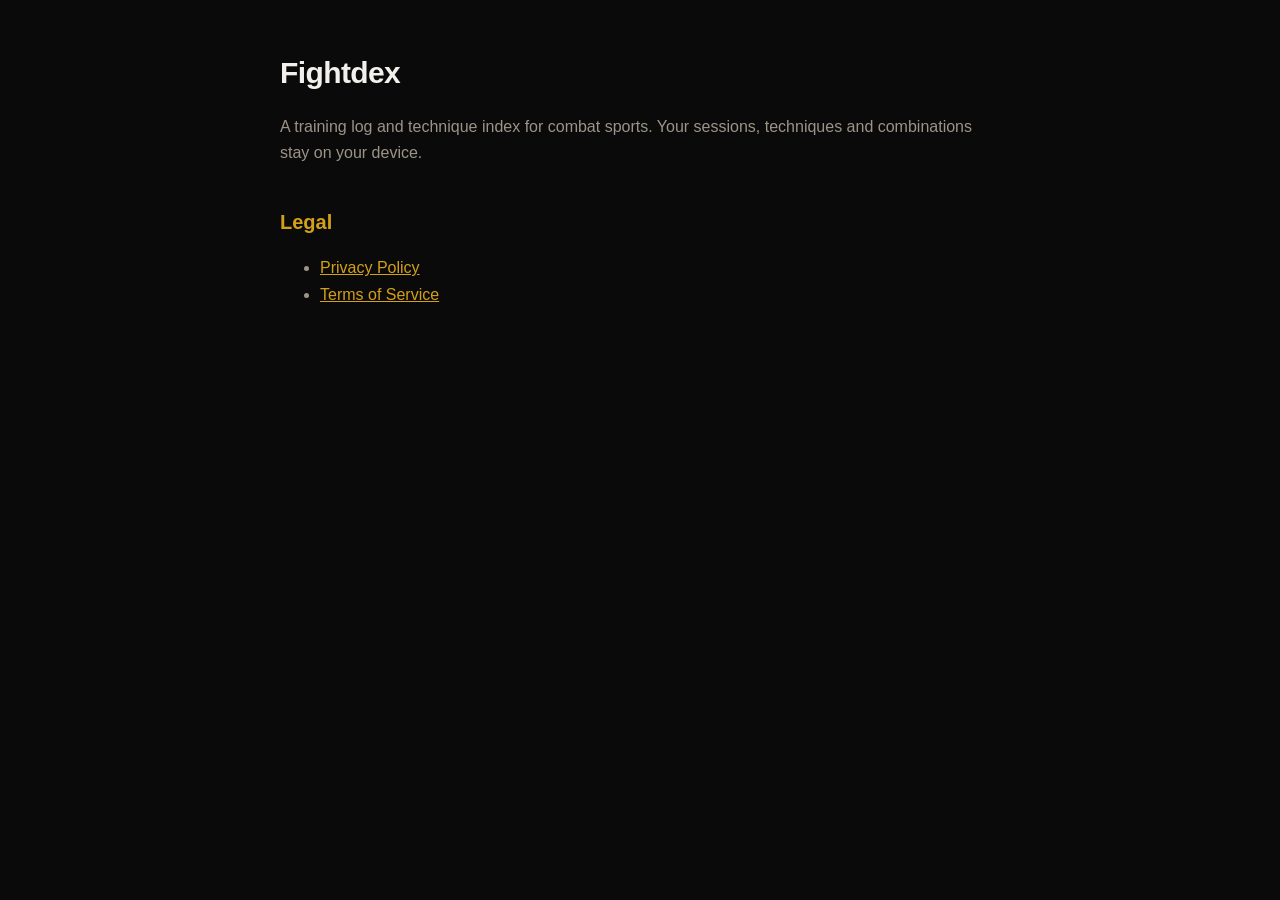
<file: index.html>
<!doctype html>
<html lang="en"><head><meta charset="utf-8">
<meta name="viewport" content="width=device-width,initial-scale=1">
<title>Fightdex</title><link rel="stylesheet" href="style.css"></head>
<body><main>
<h1>Fightdex</h1>
<p>A training log and technique index for combat sports. Your sessions,
techniques and combinations stay on your device.</p>
<h2>Legal</h2>
<ul>
  <li><a href="privacy.html">Privacy Policy</a></li>
  <li><a href="terms.html">Terms of Service</a></li>
</ul>
</main></body></html>
</file>
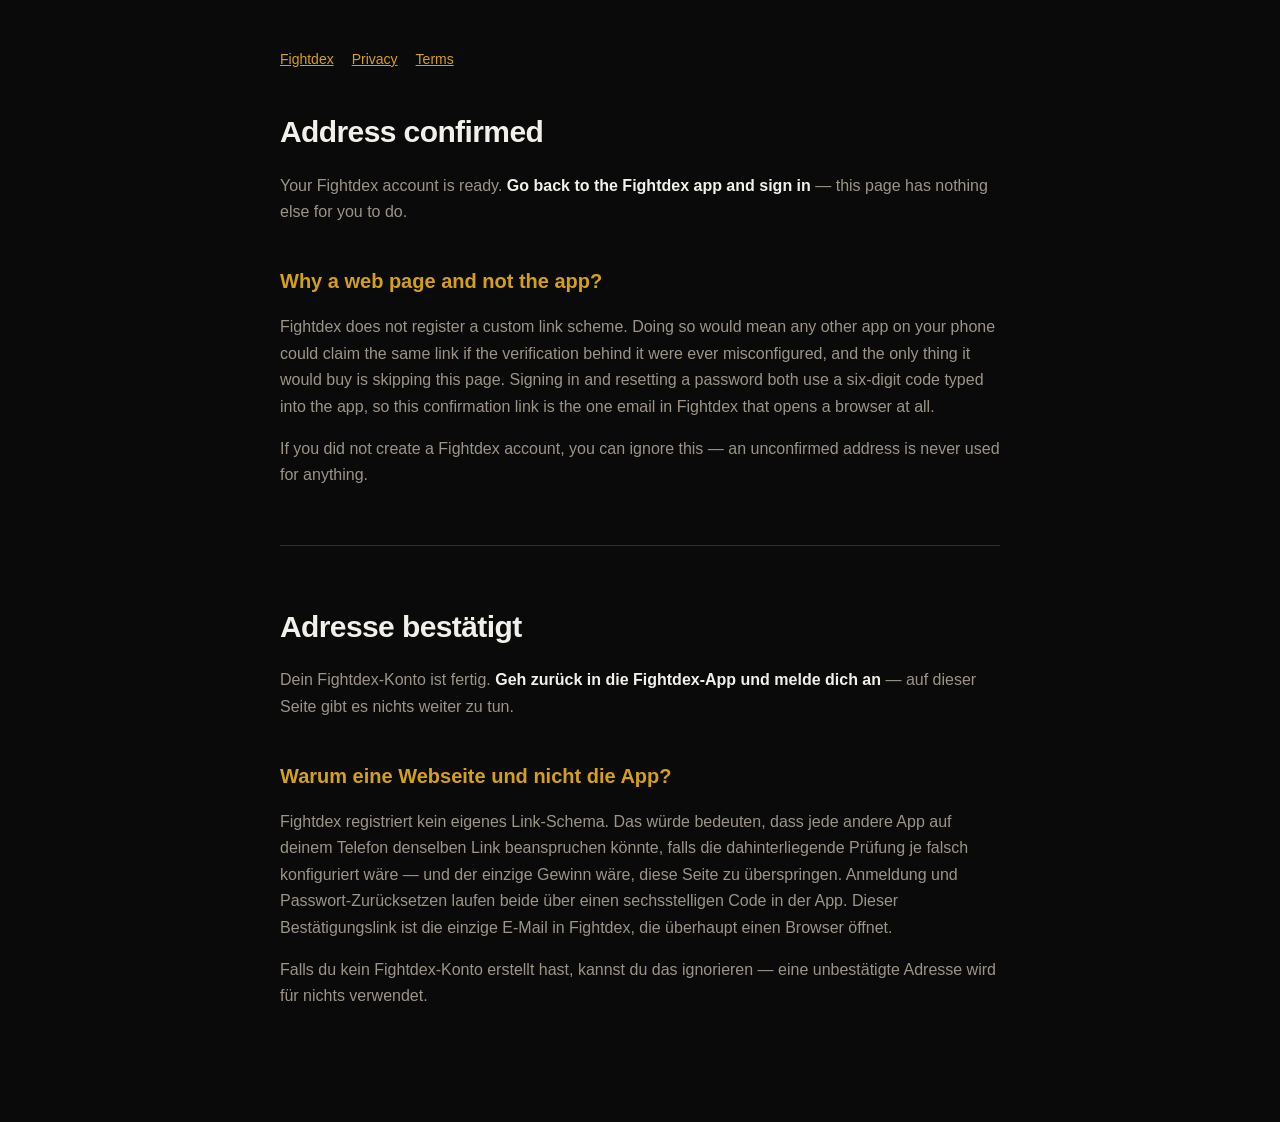
<file: confirmed.html>
<!doctype html>
<html lang="en"><head><meta charset="utf-8">
<meta name="viewport" content="width=device-width,initial-scale=1">
<title>Address confirmed — Fightdex</title><link rel="stylesheet" href="style.css"></head>
<body><main>
<nav><a href="index.html">Fightdex</a><a href="privacy.html">Privacy</a><a href="terms.html">Terms</a></nav>

<h1>Address confirmed</h1>
<p>Your Fightdex account is ready. <strong>Go back to the Fightdex app and sign
in</strong> — this page has nothing else for you to do.</p>

<h2>Why a web page and not the app?</h2>
<p>Fightdex does not register a custom link scheme. Doing so would mean any
other app on your phone could claim the same link if the verification behind it
were ever misconfigured, and the only thing it would buy is skipping this page.
Signing in and resetting a password both use a six-digit code typed into the
app, so this confirmation link is the one email in Fightdex that opens a
browser at all.</p>

<p>If you did not create a Fightdex account, you can ignore this — an
unconfirmed address is never used for anything.</p>

<hr>

<h1 lang="de">Adresse bestätigt</h1>
<p lang="de">Dein Fightdex-Konto ist fertig. <strong>Geh zurück in die
Fightdex-App und melde dich an</strong> — auf dieser Seite gibt es nichts
weiter zu tun.</p>

<h2 lang="de">Warum eine Webseite und nicht die App?</h2>
<p lang="de">Fightdex registriert kein eigenes Link-Schema. Das würde bedeuten,
dass jede andere App auf deinem Telefon denselben Link beanspruchen könnte,
falls die dahinterliegende Prüfung je falsch konfiguriert wäre — und der einzige
Gewinn wäre, diese Seite zu überspringen. Anmeldung und Passwort-Zurücksetzen
laufen beide über einen sechsstelligen Code in der App. Dieser
Bestätigungslink ist die einzige E-Mail in Fightdex, die überhaupt einen
Browser öffnet.</p>

<p lang="de">Falls du kein Fightdex-Konto erstellt hast, kannst du das
ignorieren — eine unbestätigte Adresse wird für nichts verwendet.</p>
</main></body></html>
</file>
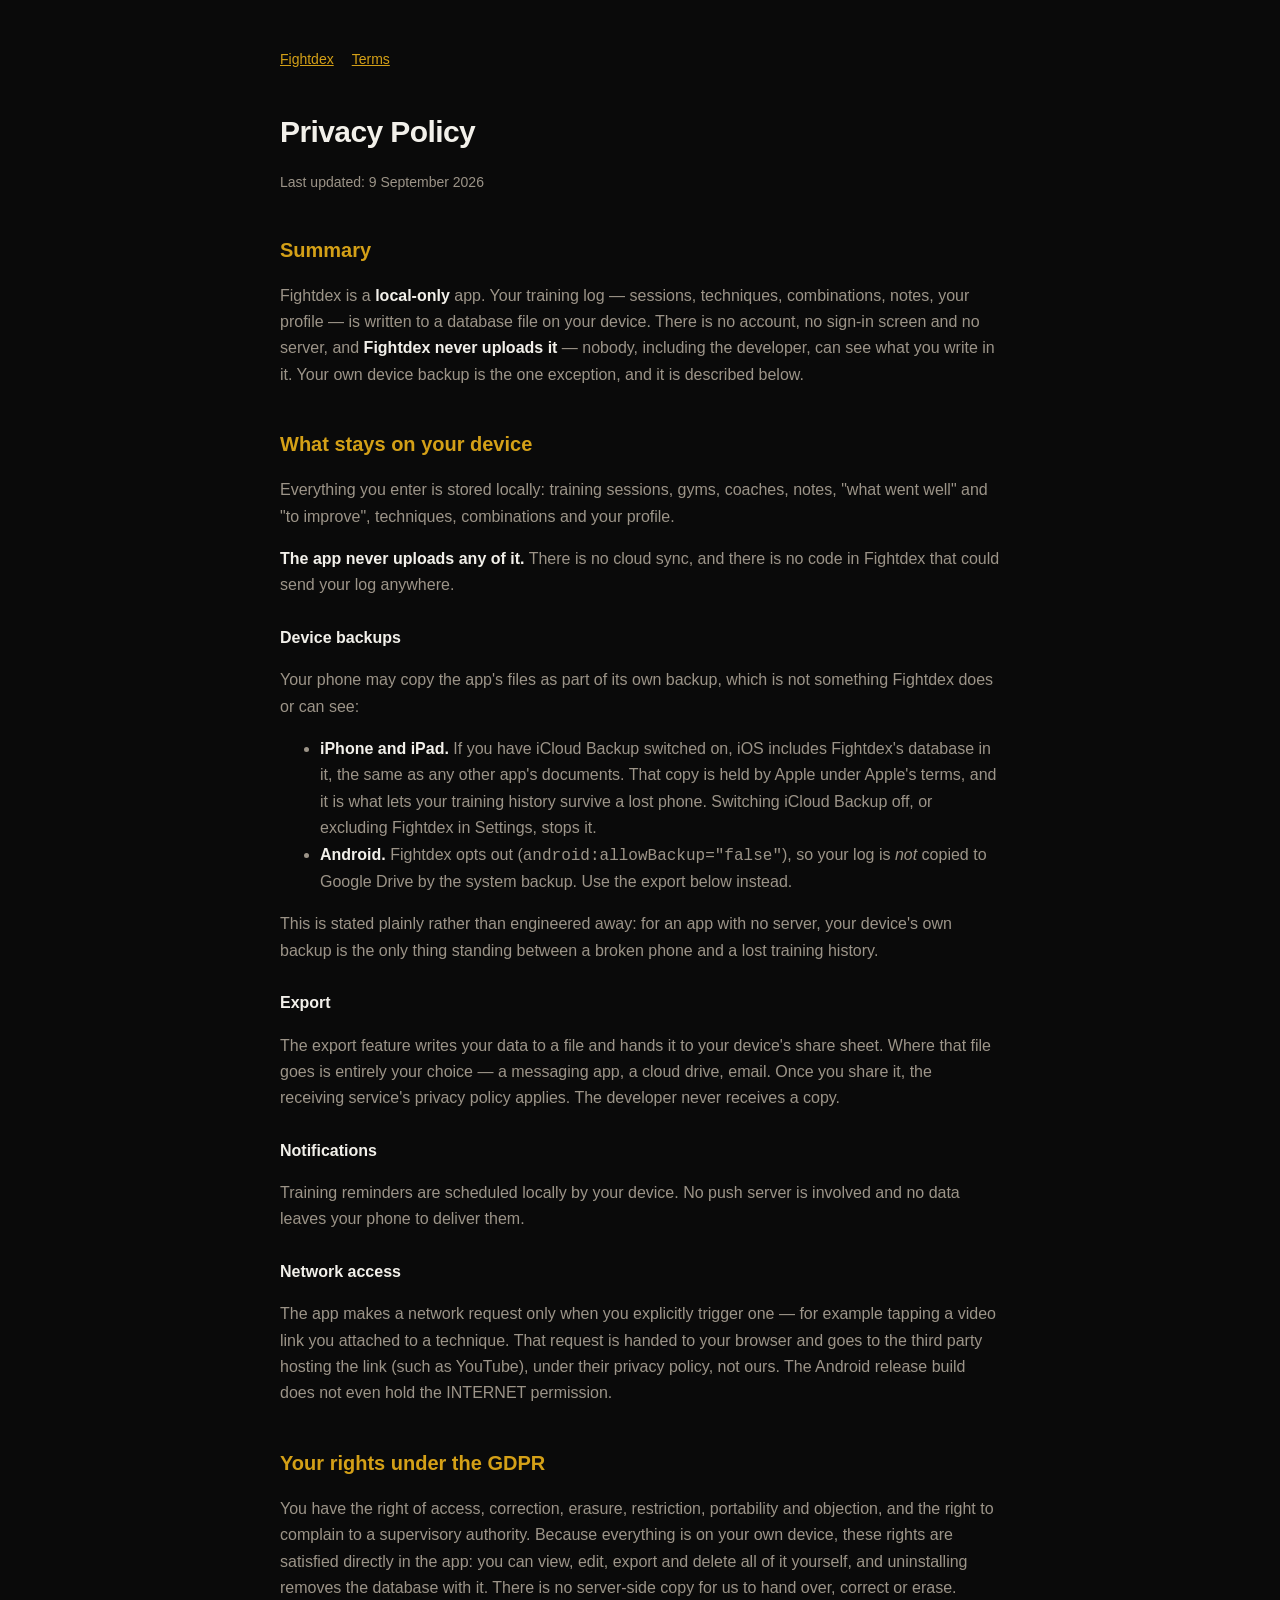
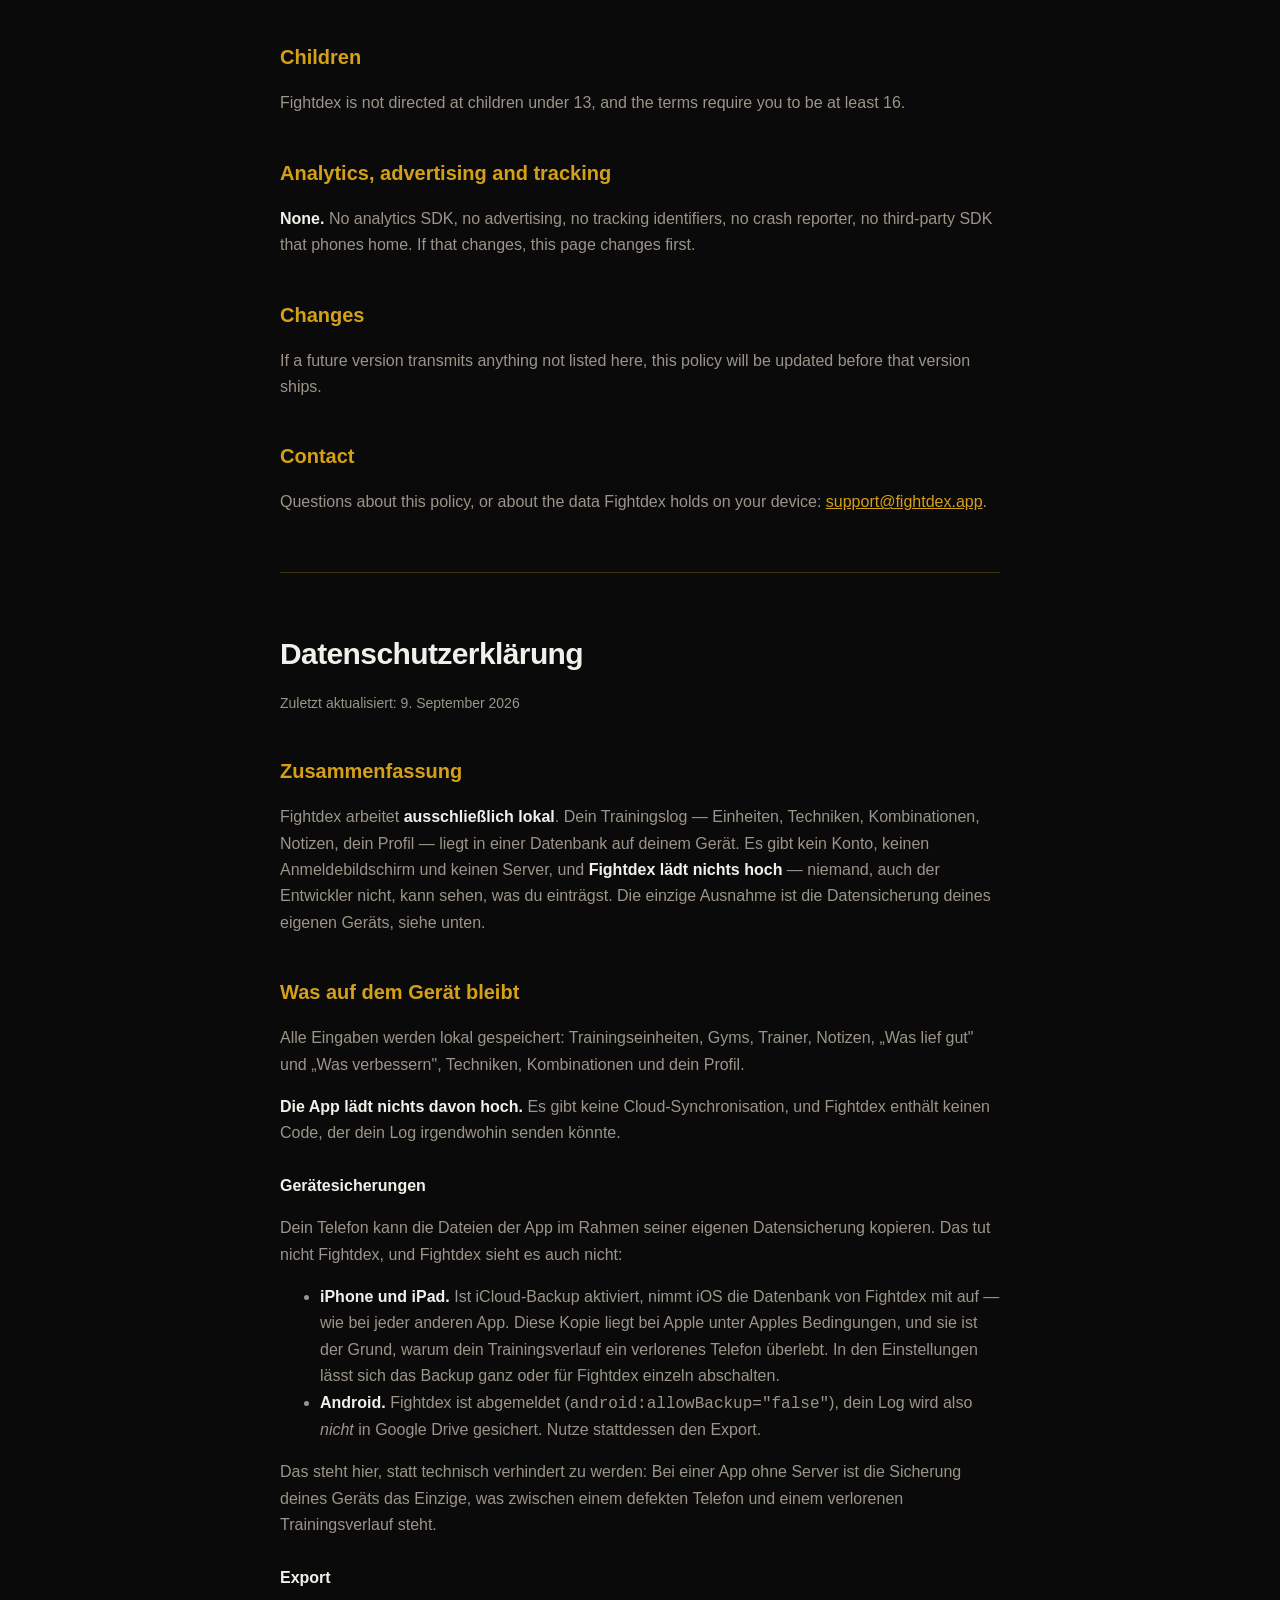
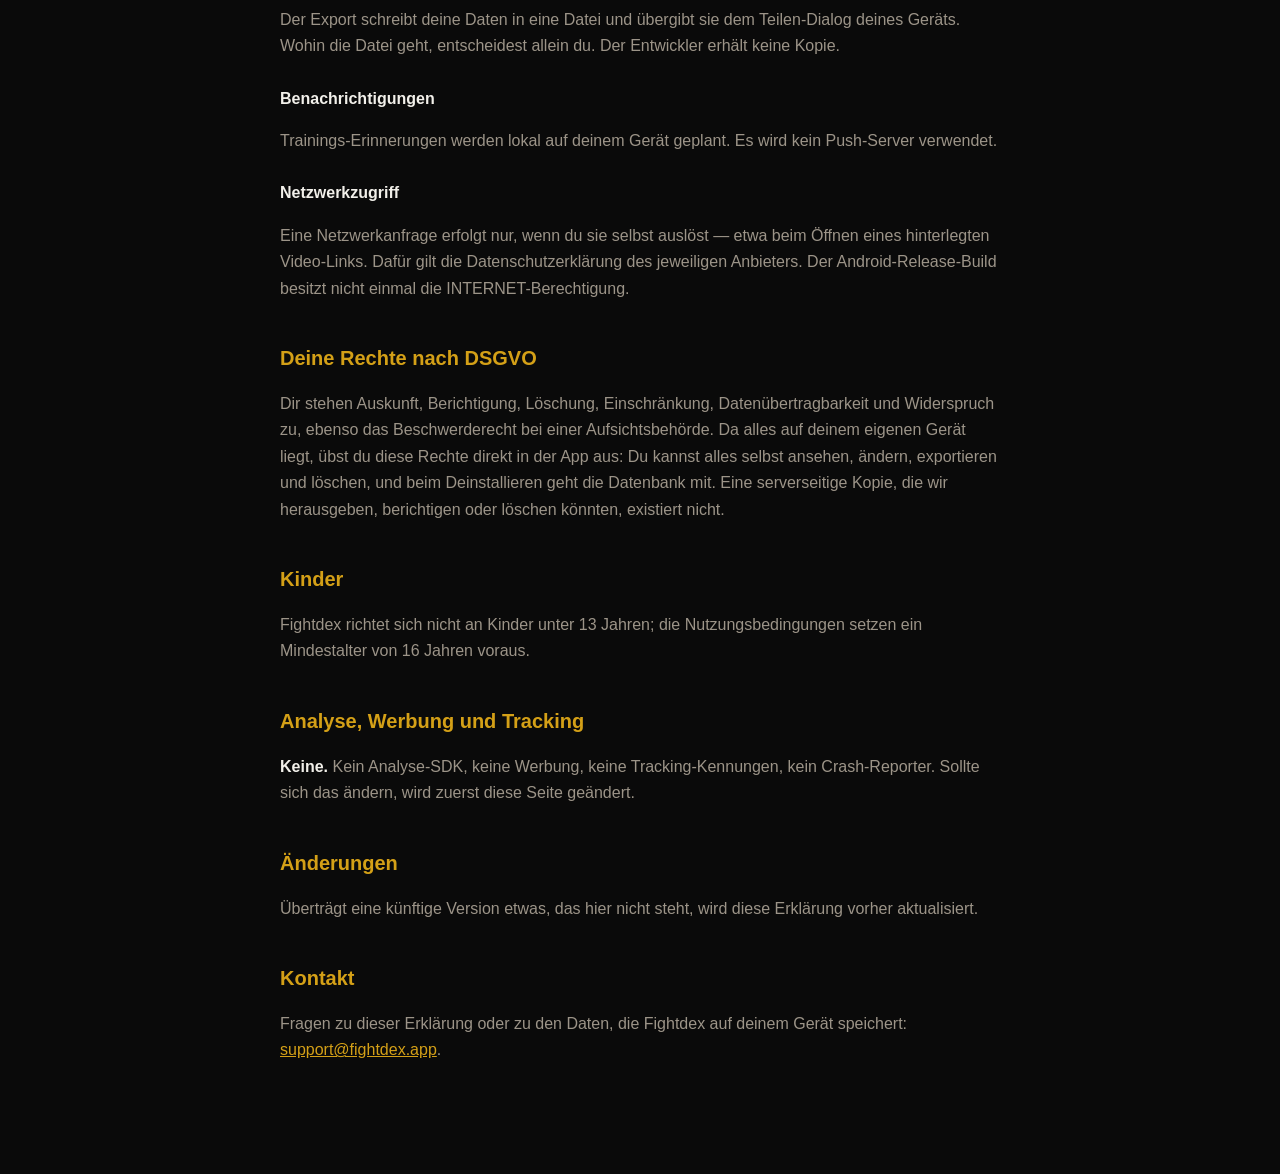
<file: privacy.html>
<!doctype html>
<html lang="en"><head><meta charset="utf-8">
<meta name="viewport" content="width=device-width,initial-scale=1">
<title>Fightdex — Privacy Policy</title><link rel="stylesheet" href="style.css"></head>
<body><main>
<nav><a href="index.html">Fightdex</a><a href="terms.html">Terms</a></nav>

<h1>Privacy Policy</h1>
<p class="updated">Last updated: 9 September 2026</p>

<h2>Summary</h2>
<p>Fightdex is a <strong>local-only</strong> app. Your training log — sessions,
techniques, combinations, notes, your profile — is written to a database file on
your device. There is no account, no sign-in screen and no server, and
<strong>Fightdex never uploads it</strong> — nobody, including the developer,
can see what you write in it. Your own device backup is the one exception, and
it is described below.</p>

<h2 id="on-device">What stays on your device</h2>
<p>Everything you enter is stored locally: training sessions, gyms, coaches,
notes, "what went well" and "to improve", techniques, combinations and your
profile.</p>
<p><strong>The app never uploads any of it.</strong> There is no cloud sync,
and there is no code in Fightdex that could send your log anywhere.</p>

<h3>Device backups</h3>
<p>Your phone may copy the app's files as part of its own backup, which is not
something Fightdex does or can see:</p>
<ul>
<li><strong>iPhone and iPad.</strong> If you have iCloud Backup switched on,
iOS includes Fightdex's database in it, the same as any other app's documents.
That copy is held by Apple under Apple's terms, and it is what lets your
training history survive a lost phone. Switching iCloud Backup off, or
excluding Fightdex in Settings, stops it.</li>
<li><strong>Android.</strong> Fightdex opts out
(<code>android:allowBackup="false"</code>), so your log is <em>not</em> copied
to Google Drive by the system backup. Use the export below instead.</li>
</ul>
<p>This is stated plainly rather than engineered away: for an app with no
server, your device's own backup is the only thing standing between a broken
phone and a lost training history.</p>

<h3>Export</h3>
<p>The export feature writes your data to a file and hands it to your device's
share sheet. Where that file goes is entirely your choice — a messaging app, a
cloud drive, email. Once you share it, the receiving service's privacy policy
applies. The developer never receives a copy.</p>

<h3>Notifications</h3>
<p>Training reminders are scheduled locally by your device. No push server is
involved and no data leaves your phone to deliver them.</p>

<h3>Network access</h3>
<p>The app makes a network request only when you explicitly trigger one — for
example tapping a video link you attached to a technique. That request is
handed to your browser and goes to the third party hosting the link (such as
YouTube), under their privacy policy, not ours. The Android release build does
not even hold the INTERNET permission.</p>

<h2>Your rights under the GDPR</h2>
<p>You have the right of access, correction, erasure, restriction, portability
and objection, and the right to complain to a supervisory authority. Because
everything is on your own device, these rights are satisfied directly in the
app: you can view, edit, export and delete all of it yourself, and uninstalling
removes the database with it. There is no server-side copy for us to hand over,
correct or erase.</p>

<h2>Children</h2>
<p>Fightdex is not directed at children under 13, and the terms require you to
be at least 16.</p>

<h2>Analytics, advertising and tracking</h2>
<p><strong>None.</strong> No analytics SDK, no advertising, no tracking
identifiers, no crash reporter, no third-party SDK that phones home. If that
changes, this page changes first.</p>

<h2>Changes</h2>
<p>If a future version transmits anything not listed here, this policy will be
updated before that version ships.</p>

<h2>Contact</h2>
<p>Questions about this policy, or about the data Fightdex holds on your
device: <a href="mailto:support@fightdex.app">support@fightdex.app</a>.</p>

<hr>

<h1 lang="de">Datenschutzerklärung</h1>
<p class="updated" lang="de">Zuletzt aktualisiert: 9. September 2026</p>

<h2 lang="de">Zusammenfassung</h2>
<p lang="de">Fightdex arbeitet <strong>ausschließlich lokal</strong>. Dein
Trainingslog — Einheiten, Techniken, Kombinationen, Notizen, dein Profil —
liegt in einer Datenbank auf deinem Gerät. Es gibt kein Konto, keinen
Anmeldebildschirm und keinen Server, und <strong>Fightdex lädt nichts
hoch</strong> — niemand, auch der Entwickler nicht, kann sehen, was du
einträgst. Die einzige Ausnahme ist die Datensicherung deines eigenen Geräts,
siehe unten.</p>

<h2 lang="de">Was auf dem Gerät bleibt</h2>
<p lang="de">Alle Eingaben werden lokal gespeichert: Trainingseinheiten, Gyms,
Trainer, Notizen, „Was lief gut" und „Was verbessern", Techniken,
Kombinationen und dein Profil.</p>
<p lang="de"><strong>Die App lädt nichts davon hoch.</strong> Es gibt keine
Cloud-Synchronisation, und Fightdex enthält keinen Code, der dein Log
irgendwohin senden könnte.</p>

<h3 lang="de">Gerätesicherungen</h3>
<p lang="de">Dein Telefon kann die Dateien der App im Rahmen seiner eigenen
Datensicherung kopieren. Das tut nicht Fightdex, und Fightdex sieht es auch
nicht:</p>
<ul lang="de">
<li><strong>iPhone und iPad.</strong> Ist iCloud-Backup aktiviert, nimmt iOS die
Datenbank von Fightdex mit auf — wie bei jeder anderen App. Diese Kopie liegt
bei Apple unter Apples Bedingungen, und sie ist der Grund, warum dein
Trainingsverlauf ein verlorenes Telefon überlebt. In den Einstellungen lässt
sich das Backup ganz oder für Fightdex einzeln abschalten.</li>
<li><strong>Android.</strong> Fightdex ist abgemeldet
(<code>android:allowBackup="false"</code>), dein Log wird also
<em>nicht</em> in Google Drive gesichert. Nutze stattdessen den Export.</li>
</ul>
<p lang="de">Das steht hier, statt technisch verhindert zu werden: Bei einer App
ohne Server ist die Sicherung deines Geräts das Einzige, was zwischen einem
defekten Telefon und einem verlorenen Trainingsverlauf steht.</p>

<h3 lang="de">Export</h3>
<p lang="de">Der Export schreibt deine Daten in eine Datei und übergibt sie dem
Teilen-Dialog deines Geräts. Wohin die Datei geht, entscheidest allein du. Der
Entwickler erhält keine Kopie.</p>

<h3 lang="de">Benachrichtigungen</h3>
<p lang="de">Trainings-Erinnerungen werden lokal auf deinem Gerät geplant. Es
wird kein Push-Server verwendet.</p>

<h3 lang="de">Netzwerkzugriff</h3>
<p lang="de">Eine Netzwerkanfrage erfolgt nur, wenn du sie selbst auslöst —
etwa beim Öffnen eines hinterlegten Video-Links. Dafür gilt die
Datenschutzerklärung des jeweiligen Anbieters. Der Android-Release-Build
besitzt nicht einmal die INTERNET-Berechtigung.</p>

<h2 lang="de">Deine Rechte nach DSGVO</h2>
<p lang="de">Dir stehen Auskunft, Berichtigung, Löschung, Einschränkung,
Datenübertragbarkeit und Widerspruch zu, ebenso das Beschwerderecht bei einer
Aufsichtsbehörde. Da alles auf deinem eigenen Gerät liegt, übst du diese Rechte
direkt in der App aus: Du kannst alles selbst ansehen, ändern, exportieren und
löschen, und beim Deinstallieren geht die Datenbank mit. Eine serverseitige
Kopie, die wir herausgeben, berichtigen oder löschen könnten, existiert
nicht.</p>

<h2 lang="de">Kinder</h2>
<p lang="de">Fightdex richtet sich nicht an Kinder unter 13 Jahren; die
Nutzungsbedingungen setzen ein Mindestalter von 16 Jahren voraus.</p>

<h2 lang="de">Analyse, Werbung und Tracking</h2>
<p lang="de"><strong>Keine.</strong> Kein Analyse-SDK, keine Werbung, keine
Tracking-Kennungen, kein Crash-Reporter. Sollte sich das ändern, wird zuerst
diese Seite geändert.</p>

<h2 lang="de">Änderungen</h2>
<p lang="de">Überträgt eine künftige Version etwas, das hier nicht steht, wird
diese Erklärung vorher aktualisiert.</p>

<h2 lang="de">Kontakt</h2>
<p lang="de">Fragen zu dieser Erklärung oder zu den Daten, die Fightdex auf
deinem Gerät speichert: <a href="mailto:support@fightdex.app">support@fightdex.app</a>.</p>
</main></body></html>
</file>
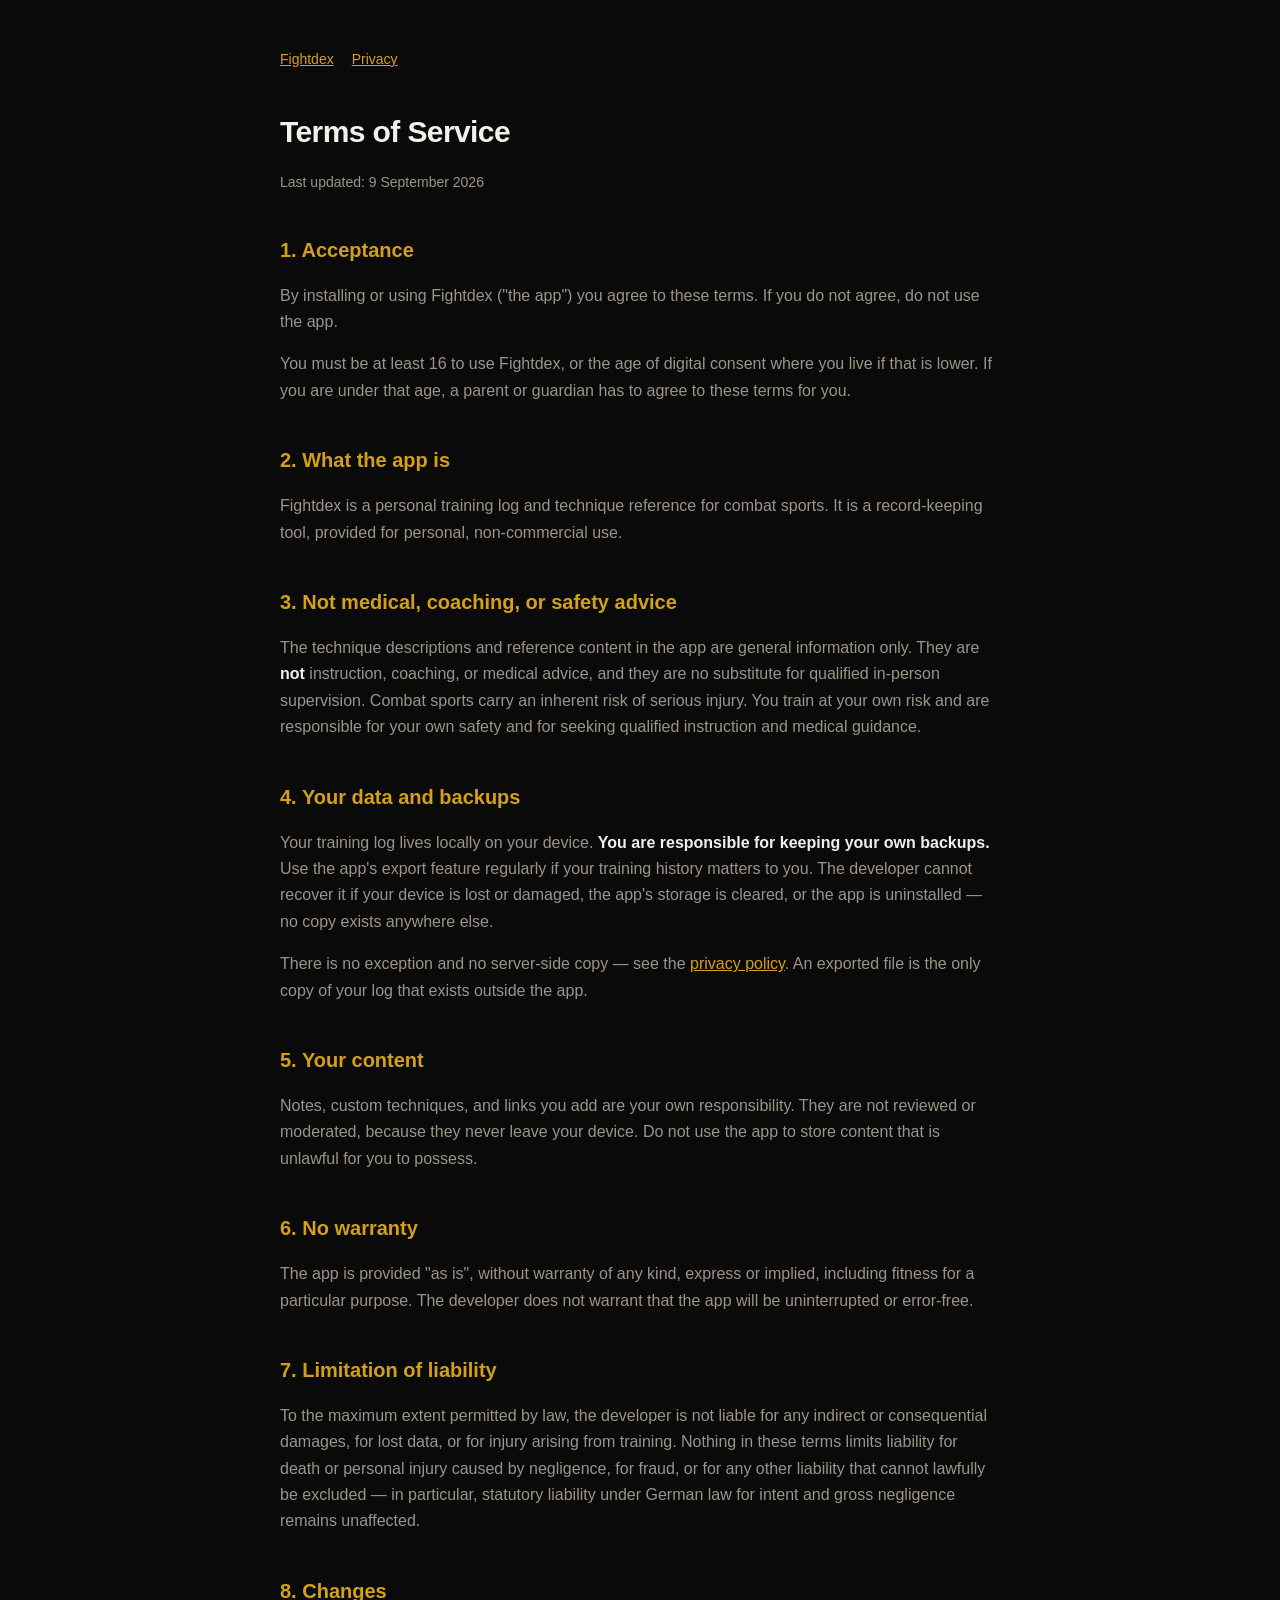
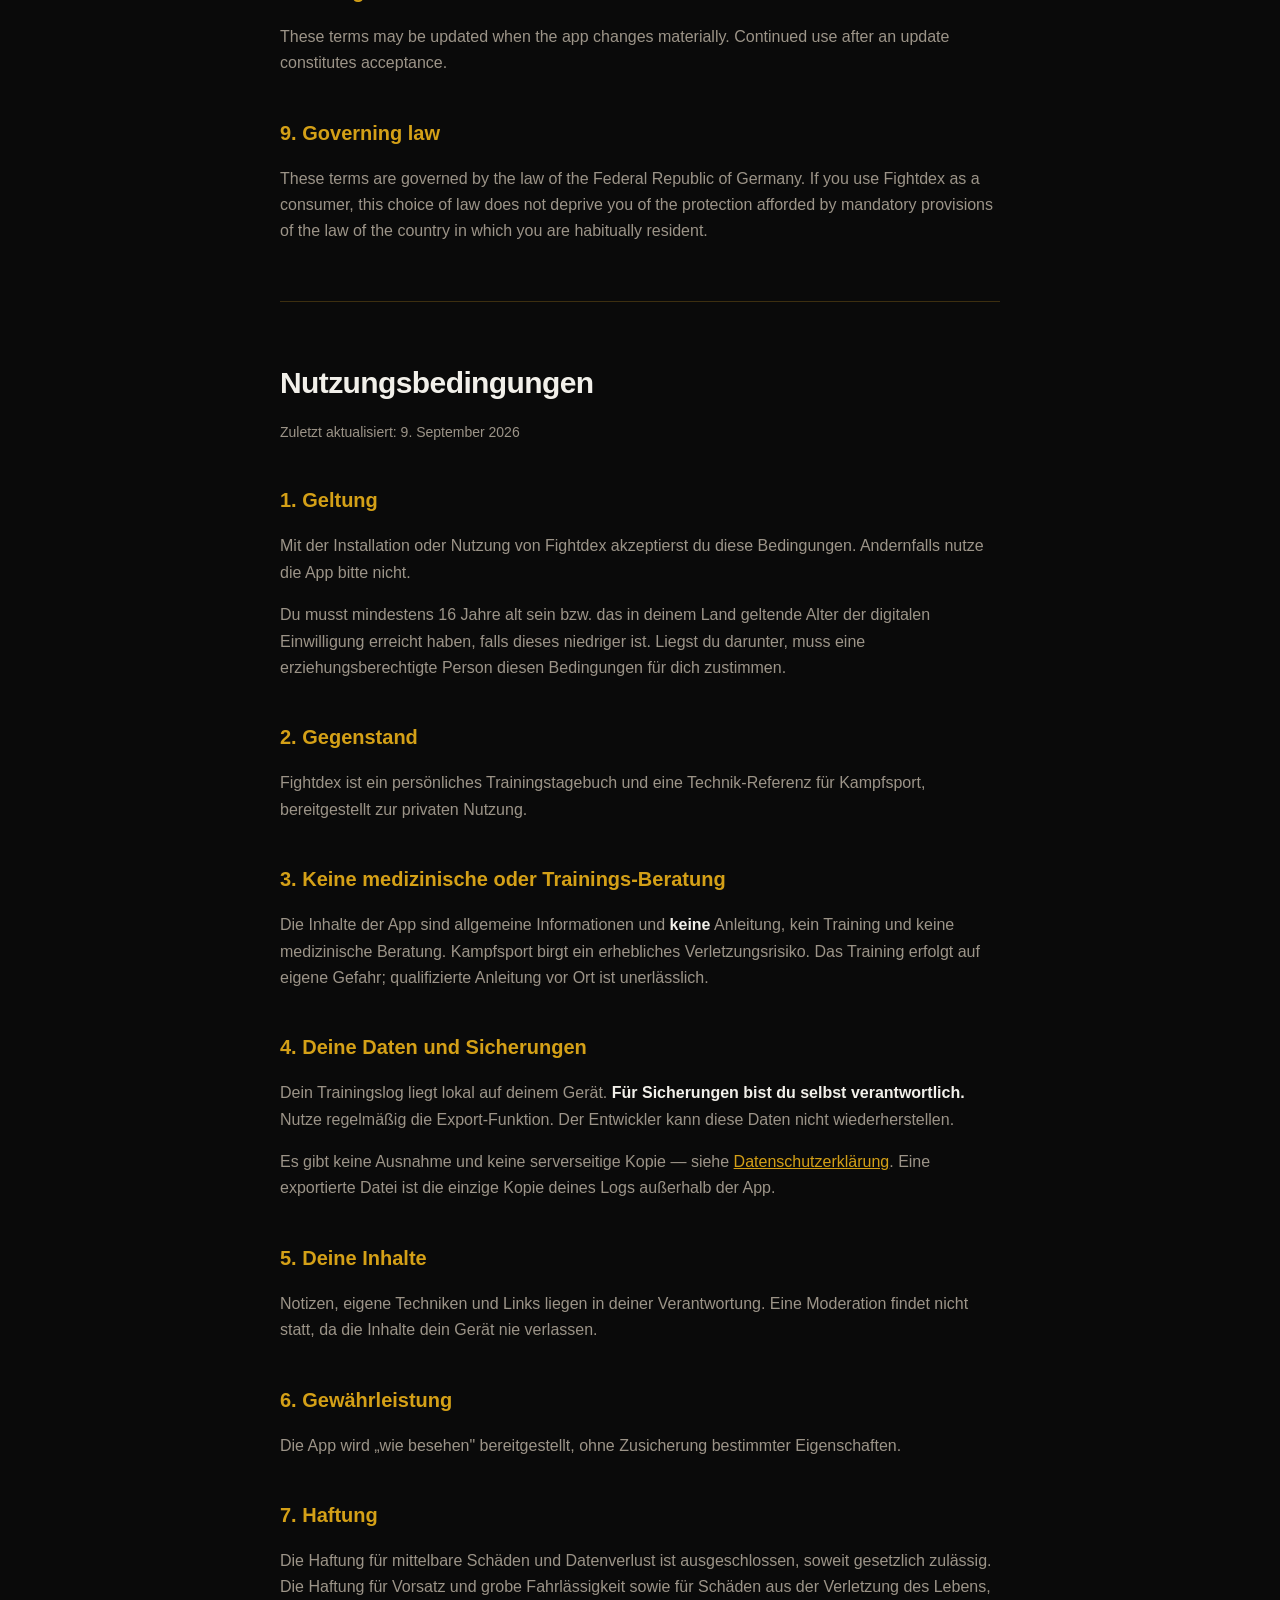
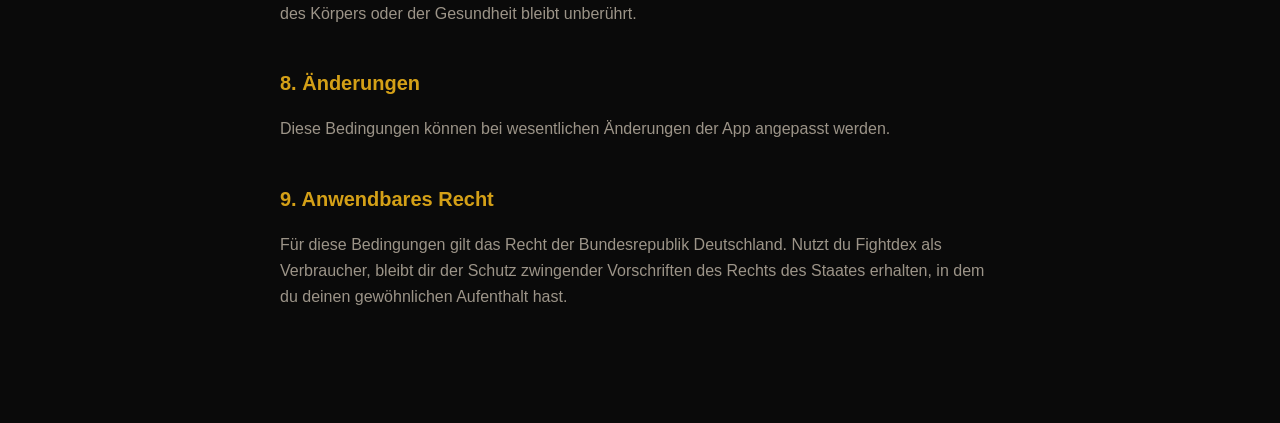
<file: terms.html>
<!doctype html>
<html lang="en"><head><meta charset="utf-8">
<meta name="viewport" content="width=device-width,initial-scale=1">
<title>Fightdex — Terms of Service</title><link rel="stylesheet" href="style.css"></head>
<body><main>
<nav><a href="index.html">Fightdex</a><a href="privacy.html">Privacy</a></nav>

<h1>Terms of Service</h1>
<p class="updated">Last updated: 9 September 2026</p>

<h2>1. Acceptance</h2>
<p>By installing or using Fightdex ("the app") you agree to these terms. If you
do not agree, do not use the app.</p>
<p>You must be at least 16 to use Fightdex, or the age of digital consent where
you live if that is lower. If you are under that age, a parent or guardian has
to agree to these terms for you.</p>

<h2>2. What the app is</h2>
<p>Fightdex is a personal training log and technique reference for combat
sports. It is a record-keeping tool, provided for personal, non-commercial use.</p>

<h2>3. Not medical, coaching, or safety advice</h2>
<p>The technique descriptions and reference content in the app are general
information only. They are <strong>not</strong> instruction, coaching, or
medical advice, and they are no substitute for qualified in-person supervision.
Combat sports carry an inherent risk of serious injury. You train at your own
risk and are responsible for your own safety and for seeking qualified
instruction and medical guidance.</p>

<h2>4. Your data and backups</h2>
<p>Your training log lives locally on your device. <strong>You are responsible
for keeping your own backups.</strong> Use the app's export feature regularly if
your training history matters to you. The developer cannot recover it if your
device is lost or damaged, the app's storage is cleared, or the app is
uninstalled — no copy exists anywhere else.</p>
<p>There is no exception and no server-side copy — see the
<a href="privacy.html">privacy policy</a>. An exported file is the only copy
of your log that exists outside the app.</p>

<h2>5. Your content</h2>
<p>Notes, custom techniques, and links you add are your own responsibility. They
are not reviewed or moderated, because they never leave your device. Do not use
the app to store content that is unlawful for you to possess.</p>

<h2>6. No warranty</h2>
<p>The app is provided "as is", without warranty of any kind, express or
implied, including fitness for a particular purpose. The developer does not
warrant that the app will be uninterrupted or error-free.</p>

<h2>7. Limitation of liability</h2>
<p>To the maximum extent permitted by law, the developer is not liable for any
indirect or consequential damages, for lost data, or for injury arising from
training. Nothing in these terms limits liability for death or personal injury
caused by negligence, for fraud, or for any other liability that cannot lawfully
be excluded — in particular, statutory liability under German law for intent and
gross negligence remains unaffected.</p>

<h2>8. Changes</h2>
<p>These terms may be updated when the app changes materially. Continued use
after an update constitutes acceptance.</p>

<h2>9. Governing law</h2>
<p>These terms are governed by the law of the Federal Republic of Germany. If
you use Fightdex as a consumer, this choice of law does not deprive you of the
protection afforded by mandatory provisions of the law of the country in which
you are habitually resident.</p>

<hr>

<h1 lang="de">Nutzungsbedingungen</h1>
<p class="updated" lang="de">Zuletzt aktualisiert: 9. September 2026</p>

<h2 lang="de">1. Geltung</h2>
<p lang="de">Mit der Installation oder Nutzung von Fightdex akzeptierst du diese
Bedingungen. Andernfalls nutze die App bitte nicht.</p>
<p lang="de">Du musst mindestens 16 Jahre alt sein bzw. das in deinem Land
geltende Alter der digitalen Einwilligung erreicht haben, falls dieses
niedriger ist. Liegst du darunter, muss eine erziehungsberechtigte Person
diesen Bedingungen für dich zustimmen.</p>

<h2 lang="de">2. Gegenstand</h2>
<p lang="de">Fightdex ist ein persönliches Trainingstagebuch und eine
Technik-Referenz für Kampfsport, bereitgestellt zur privaten Nutzung.</p>

<h2 lang="de">3. Keine medizinische oder Trainings-Beratung</h2>
<p lang="de">Die Inhalte der App sind allgemeine Informationen und
<strong>keine</strong> Anleitung, kein Training und keine medizinische Beratung.
Kampfsport birgt ein erhebliches Verletzungsrisiko. Das Training erfolgt auf
eigene Gefahr; qualifizierte Anleitung vor Ort ist unerlässlich.</p>

<h2 lang="de">4. Deine Daten und Sicherungen</h2>
<p lang="de">Dein Trainingslog liegt lokal auf deinem Gerät. <strong>Für
Sicherungen bist du selbst verantwortlich.</strong> Nutze regelmäßig die
Export-Funktion. Der Entwickler kann diese Daten nicht wiederherstellen.</p>
<p lang="de">Es gibt keine Ausnahme und keine serverseitige Kopie — siehe
<a href="privacy.html">Datenschutzerklärung</a>. Eine exportierte Datei ist die
einzige Kopie deines Logs außerhalb der App.</p>

<h2 lang="de">5. Deine Inhalte</h2>
<p lang="de">Notizen, eigene Techniken und Links liegen in deiner Verantwortung.
Eine Moderation findet nicht statt, da die Inhalte dein Gerät nie verlassen.</p>

<h2 lang="de">6. Gewährleistung</h2>
<p lang="de">Die App wird „wie besehen" bereitgestellt, ohne Zusicherung
bestimmter Eigenschaften.</p>

<h2 lang="de">7. Haftung</h2>
<p lang="de">Die Haftung für mittelbare Schäden und Datenverlust ist
ausgeschlossen, soweit gesetzlich zulässig. Die Haftung für Vorsatz und grobe
Fahrlässigkeit sowie für Schäden aus der Verletzung des Lebens, des Körpers oder
der Gesundheit bleibt unberührt.</p>

<h2 lang="de">8. Änderungen</h2>
<p lang="de">Diese Bedingungen können bei wesentlichen Änderungen der App
angepasst werden.</p>

<h2 lang="de">9. Anwendbares Recht</h2>
<p lang="de">Für diese Bedingungen gilt das Recht der Bundesrepublik
Deutschland. Nutzt du Fightdex als Verbraucher, bleibt dir der Schutz zwingender
Vorschriften des Rechts des Staates erhalten, in dem du deinen gewöhnlichen
Aufenthalt hast.</p>
</main></body></html>
</file>
<file: style.css>
:root {
  --bg: #0a0a0a; --surface: #0f0f0f; --text: #f2f0ea;
  --muted: #9c9488; --gold: #d4a017; --line: #3d2f10;
}
* { box-sizing: border-box; }
body {
  margin: 0; padding: 48px 20px 96px;
  background: var(--bg); color: var(--text);
  font: 16px/1.65 -apple-system, BlinkMacSystemFont, "Segoe UI", Roboto, sans-serif;
}
main { max-width: 720px; margin: 0 auto; }
h1 { font-size: 30px; letter-spacing: -0.02em; margin: 0 0 4px; }
h2 { font-size: 20px; margin: 40px 0 10px; color: var(--gold); }
h3 { font-size: 16px; margin: 26px 0 6px; }
p, li { color: var(--muted); }
strong { color: var(--text); }
a { color: var(--gold); }
hr { border: 0; border-top: 1px solid var(--line); margin: 56px 0; }
.updated { font-size: 14px; color: var(--muted); margin-bottom: 32px; }
.todo {
  background: #241c08; border: 1px solid var(--line);
  border-radius: 8px; padding: 12px 16px; color: var(--gold); font-size: 14px;
}
nav { margin-bottom: 36px; font-size: 14px; }
nav a { margin-right: 18px; }
</file>
